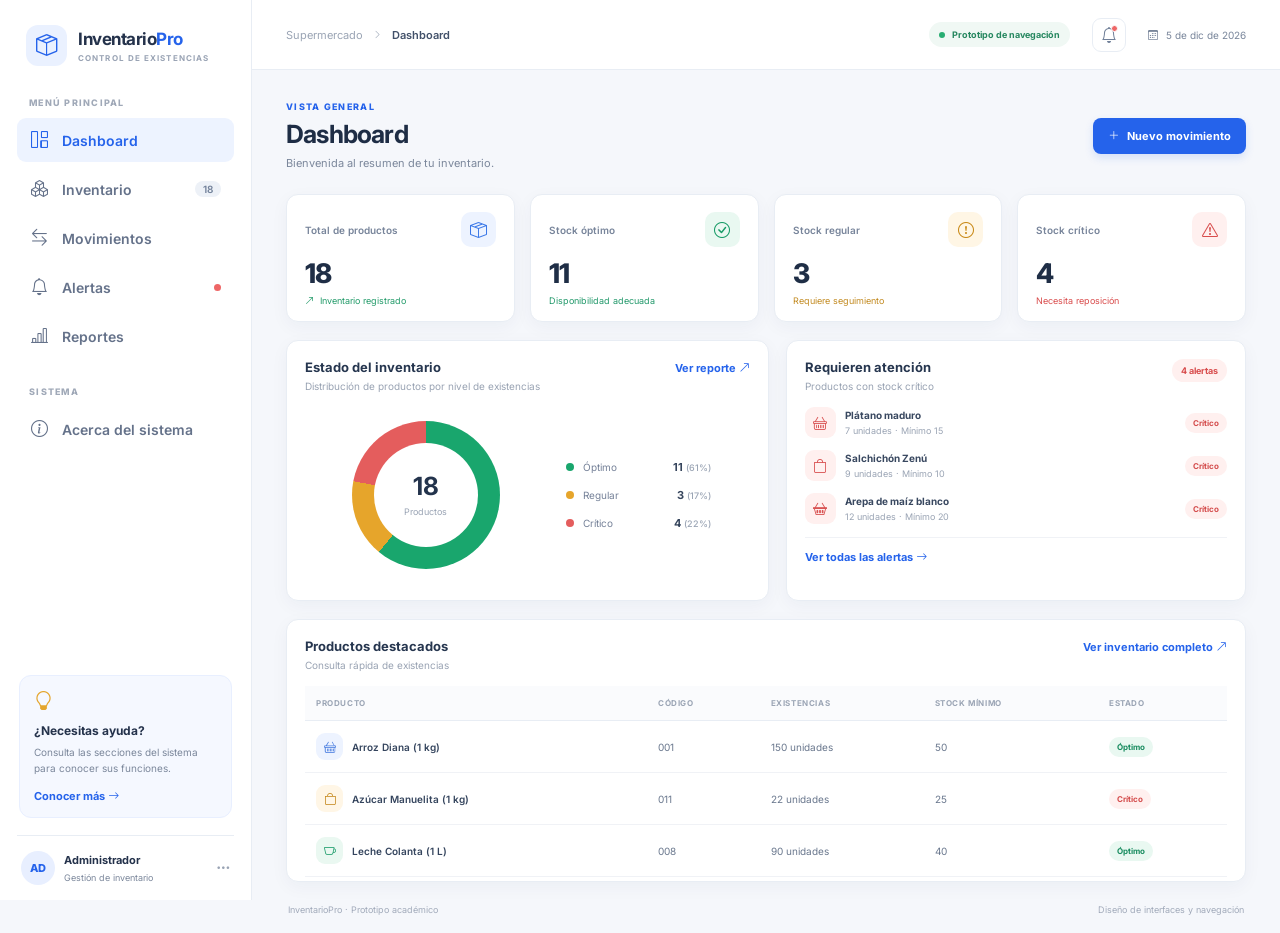
<file: prototipo/index.html>
<!DOCTYPE html>
<html lang="es">
<head>
  <meta charset="UTF-8">
  <meta name="viewport" content="width=device-width, initial-scale=1.0">
  <meta name="description" content="Prototipo navegable del sistema de control de inventario para un supermercado.">
  <title>InventarioPro | Control de inventario</title>
  <link rel="preconnect" href="https://fonts.googleapis.com">
  <link rel="preconnect" href="https://fonts.gstatic.com" crossorigin>
  <link href="https://fonts.googleapis.com/css2?family=Inter:wght@400;500;600;700;800&display=swap" rel="stylesheet">
  <link href="https://cdn.jsdelivr.net/npm/bootstrap-icons@1.11.3/font/bootstrap-icons.min.css" rel="stylesheet">
  <link rel="stylesheet" href="css/estilos.css">
</head>
<body>
  <div class="app-shell">
    <aside class="sidebar" id="sidebar">
      <a class="brand" href="#" data-page="dashboard" aria-label="Ir al inicio">
        <span class="brand-mark"><i class="bi bi-box-seam"></i></span>
        <span><strong>Inventario<span class="brand-accent">Pro</span></strong><small>CONTROL DE EXISTENCIAS</small></span>
      </a>

      <div class="menu-label">MENÚ PRINCIPAL</div>
      <nav class="side-nav" aria-label="Navegación principal">
        <button class="nav-link active" data-page="dashboard"><i class="bi bi-grid-1x2"></i><span>Dashboard</span></button>
        <button class="nav-link" data-page="inventario"><i class="bi bi-boxes"></i><span>Inventario</span><span class="nav-count">18</span></button>
        <button class="nav-link" data-page="movimientos"><i class="bi bi-arrow-left-right"></i><span>Movimientos</span></button>
        <button class="nav-link" data-page="alertas"><i class="bi bi-bell"></i><span>Alertas</span><span class="nav-dot"></span></button>
        <button class="nav-link" data-page="reportes"><i class="bi bi-bar-chart-line"></i><span>Reportes</span></button>
      </nav>

      <div class="menu-label secondary-label">SISTEMA</div>
      <nav class="side-nav">
        <button class="nav-link" data-page="acerca"><i class="bi bi-info-circle"></i><span>Acerca del sistema</span></button>
      </nav>

      <div class="sidebar-bottom">
        <div class="help-card">
          <div class="help-icon"><i class="bi bi-lightbulb"></i></div>
          <strong>¿Necesitas ayuda?</strong>
          <p>Consulta las secciones del sistema para conocer sus funciones.</p>
          <button class="help-button" data-page="acerca">Conocer más <i class="bi bi-arrow-right"></i></button>
        </div>
        <div class="user-profile">
          <div class="avatar">AD</div>
          <div class="user-info"><strong>Administrador</strong><small>Gestión de inventario</small></div>
          <i class="bi bi-three-dots"></i>
        </div>
      </div>
    </aside>

    <main class="main-area">
      <header class="topbar">
        <div class="topbar-left">
          <button class="icon-button mobile-menu" id="mobileMenu" aria-label="Abrir menú"><i class="bi bi-list"></i></button>
          <div class="breadcrumb"><span>Supermercado</span><i class="bi bi-chevron-right"></i><strong id="breadcrumbCurrent">Dashboard</strong></div>
        </div>
        <div class="topbar-actions">
          <span class="prototype-pill"><span></span> Prototipo de navegación</span>
          <button class="icon-button notification-button" data-page="alertas" aria-label="Ver alertas"><i class="bi bi-bell"></i><span></span></button>
          <div class="topbar-date"><i class="bi bi-calendar3"></i><span id="todayDate">Hoy</span></div>
        </div>
      </header>

      <div class="content-wrap">
        <!-- DASHBOARD -->
        <section class="page-section active" id="page-dashboard">
          <div class="page-heading">
            <div><p class="eyebrow">VISTA GENERAL</p><h1>Dashboard</h1><p class="page-subtitle">Bienvenida al resumen de tu inventario.</p></div>
            <button class="btn btn-primary" data-page="movimientos"><i class="bi bi-plus-lg"></i> Nuevo movimiento</button>
          </div>

          <div class="stats-grid">
            <article class="stat-card clickable-stat" data-stock-filter="todos" role="button" tabindex="0" aria-label="Ver todos los productos"><div class="stat-top"><span>Total de productos</span><span class="stat-icon blue"><i class="bi bi-box-seam"></i></span></div><div class="stat-value">18</div><div class="stat-foot"><span class="trend positive"><i class="bi bi-arrow-up-right"></i> Inventario registrado</span></div></article>
            <article class="stat-card clickable-stat" data-stock-filter="optimo" role="button" tabindex="0" aria-label="Ver productos con stock óptimo"><div class="stat-top"><span>Stock óptimo</span><span class="stat-icon green"><i class="bi bi-check-circle"></i></span></div><div class="stat-value">11</div><div class="stat-foot"><span class="status-text green-text">Disponibilidad adecuada</span></div></article>
            <article class="stat-card clickable-stat" data-stock-filter="regular" role="button" tabindex="0" aria-label="Ver productos con stock regular"><div class="stat-top"><span>Stock regular</span><span class="stat-icon amber"><i class="bi bi-exclamation-circle"></i></span></div><div class="stat-value">3</div><div class="stat-foot"><span class="status-text amber-text">Requiere seguimiento</span></div></article>
            <article class="stat-card clickable-stat" data-stock-filter="critico" role="button" tabindex="0" aria-label="Ver productos con stock crítico"><div class="stat-top"><span>Stock crítico</span><span class="stat-icon red"><i class="bi bi-exclamation-triangle"></i></span></div><div class="stat-value">4</div><div class="stat-foot"><span class="status-text red-text">Necesita reposición</span></div></article>
          </div>

          <div class="dashboard-grid">
            <article class="panel chart-panel">
              <div class="panel-heading"><div><h2>Estado del inventario</h2><p>Distribución de productos por nivel de existencias</p></div><button class="text-button" data-page="reportes">Ver reporte <i class="bi bi-arrow-up-right"></i></button></div>
              <div class="inventory-chart">
                <div class="donut-wrap"><div class="donut"><div class="donut-center"><strong>18</strong><span>Productos</span></div></div></div>
                <div class="chart-legend">
                  <div><span class="legend-dot green-bg"></span><span>Óptimo</span><strong>11 <small>(61%)</small></strong></div>
                  <div><span class="legend-dot amber-bg"></span><span>Regular</span><strong>3 <small>(17%)</small></strong></div>
                  <div><span class="legend-dot red-bg"></span><span>Crítico</span><strong>4 <small>(22%)</small></strong></div>
                </div>
              </div>
            </article>
            <article class="panel attention-panel">
              <div class="panel-heading"><div><h2>Requieren atención</h2><p>Productos con stock crítico</p></div><span class="mini-counter">4 alertas</span></div>
              <div class="attention-list">
                <div class="attention-item"><span class="product-avatar red-soft"><i class="bi bi-basket"></i></span><div><strong>Plátano maduro</strong><small>7 unidades · Mínimo 15</small></div><span class="badge badge-critical">Crítico</span></div>
                <div class="attention-item"><span class="product-avatar red-soft"><i class="bi bi-bag"></i></span><div><strong>Salchichón Zenú</strong><small>9 unidades · Mínimo 10</small></div><span class="badge badge-critical">Crítico</span></div>
                <div class="attention-item"><span class="product-avatar red-soft"><i class="bi bi-basket2"></i></span><div><strong>Arepa de maíz blanco</strong><small>12 unidades · Mínimo 20</small></div><span class="badge badge-critical">Crítico</span></div>
              </div>
              <button class="panel-footer-link" data-page="alertas">Ver todas las alertas <i class="bi bi-arrow-right"></i></button>
            </article>
          </div>

          <article class="panel recent-panel">
            <div class="panel-heading"><div><h2>Productos destacados</h2><p>Consulta rápida de existencias</p></div><button class="text-button" data-page="inventario">Ver inventario completo <i class="bi bi-arrow-up-right"></i></button></div>
            <div class="table-scroll"><table><thead><tr><th>PRODUCTO</th><th>CÓDIGO</th><th>EXISTENCIAS</th><th>STOCK MÍNIMO</th><th>ESTADO</th></tr></thead><tbody>
              <tr><td><span class="table-product"><span class="product-avatar blue-soft"><i class="bi bi-basket"></i></span>Arroz Diana (1 kg)</span></td><td>001</td><td>150 unidades</td><td>50</td><td><span class="badge badge-optimal">Óptimo</span></td></tr>
              <tr><td><span class="table-product"><span class="product-avatar amber-soft"><i class="bi bi-bag"></i></span>Azúcar Manuelita (1 kg)</span></td><td>011</td><td>22 unidades</td><td>25</td><td><span class="badge badge-critical">Crítico</span></td></tr>
              <tr><td><span class="table-product"><span class="product-avatar green-soft"><i class="bi bi-cup"></i></span>Leche Colanta (1 L)</span></td><td>008</td><td>90 unidades</td><td>40</td><td><span class="badge badge-optimal">Óptimo</span></td></tr>
              <tr id="noProductsRow" hidden><td colspan="6" class="empty-state">No se encontraron productos con esos criterios. Cambia la búsqueda o el filtro.</td></tr>
            </tbody></table></div>
          </article>
        </section>

        <!-- INVENTARIO -->
        <section class="page-section" id="page-inventario">
          <div class="page-heading"><div><p class="eyebrow">GESTIÓN DE EXISTENCIAS</p><h1>Inventario</h1><p class="page-subtitle">Consulta los productos registrados y sus niveles de stock.</p></div><button class="btn btn-primary" data-page="movimientos"><i class="bi bi-plus-lg"></i> Registrar movimiento</button></div>
          <div class="toolbar panel"><div class="search-box"><i class="bi bi-search"></i><input id="productSearch" type="search" placeholder="Buscar producto o código..."></div><div class="filter-select"><i class="bi bi-funnel"></i><select id="statusFilter"><option value="todos">Todos los estados</option><option value="optimo">Óptimo</option><option value="regular">Regular</option><option value="critico">Crítico</option></select></div></div>
          <article class="panel">
            <div class="panel-heading"><div><h2>Listado de productos</h2><p>18 productos registrados en el sistema</p></div><span class="table-note">Datos de demostración</span></div>
            <div class="table-scroll"><table id="inventoryTable"><thead><tr><th>PRODUCTO</th><th>CÓDIGO</th><th>EXISTENCIAS</th><th>STOCK MÍNIMO</th><th>ESTADO</th><th>ACCIÓN</th></tr></thead><tbody>
              <tr data-name="arroz diana" data-code="001" data-status="optimo"><td><span class="table-product"><span class="product-avatar blue-soft"><i class="bi bi-basket"></i></span>Arroz Diana (1 kg)</span></td><td>001</td><td>150</td><td>50</td><td><span class="badge badge-optimal">Óptimo</span></td><td><button class="row-action" data-demo="Detalle del producto Arroz Diana">Ver detalle</button></td></tr>
              <tr data-name="frijol cargamanto" data-code="002" data-status="regular"><td><span class="table-product"><span class="product-avatar amber-soft"><i class="bi bi-bag"></i></span>Fríjol cargamanto (500 g)</span></td><td>002</td><td>40</td><td>25</td><td><span class="badge badge-regular">Regular</span></td><td><button class="row-action" data-demo="Detalle del producto Fríjol cargamanto">Ver detalle</button></td></tr>
              <tr data-name="panela redonda" data-code="003" data-status="regular"><td><span class="table-product"><span class="product-avatar amber-soft"><i class="bi bi-box"></i></span>Panela redonda (500 g)</span></td><td>003</td><td>28</td><td>20</td><td><span class="badge badge-regular">Regular</span></td><td><button class="row-action" data-demo="Detalle del producto Panela redonda">Ver detalle</button></td></tr>
              <tr data-name="maiz trillado" data-code="004" data-status="regular"><td><span class="table-product"><span class="product-avatar amber-soft"><i class="bi bi-basket2"></i></span>Maíz trillado (500 g)</span></td><td>004</td><td>18</td><td>15</td><td><span class="badge badge-regular">Regular</span></td><td><button class="row-action" data-demo="Detalle del producto Maíz trillado">Ver detalle</button></td></tr>
              <tr data-name="arepa maiz blanco" data-code="005" data-status="critico"><td><span class="table-product"><span class="product-avatar red-soft"><i class="bi bi-circle"></i></span>Arepa de maíz blanco (x5)</span></td><td>005</td><td>12</td><td>20</td><td><span class="badge badge-critical">Crítico</span></td><td><button class="row-action" data-demo="Detalle del producto Arepa de maíz blanco">Ver detalle</button></td></tr>
              <tr data-name="chocolate corona" data-code="006" data-status="optimo"><td><span class="table-product"><span class="product-avatar blue-soft"><i class="bi bi-cup-hot"></i></span>Chocolate Corona (500 g)</span></td><td>006</td><td>60</td><td>20</td><td><span class="badge badge-optimal">Óptimo</span></td><td><button class="row-action" data-demo="Detalle del producto Chocolate Corona">Ver detalle</button></td></tr>
              <tr data-name="cafe sello rojo" data-code="007" data-status="optimo"><td><span class="table-product"><span class="product-avatar blue-soft"><i class="bi bi-cup"></i></span>Café Sello Rojo (250 g)</span></td><td>007</td><td>35</td><td>20</td><td><span class="badge badge-optimal">Óptimo</span></td><td><button class="row-action" data-demo="Detalle del producto Café Sello Rojo">Ver detalle</button></td></tr>
              <tr data-name="leche colanta" data-code="008" data-status="optimo"><td><span class="table-product"><span class="product-avatar green-soft"><i class="bi bi-cup-straw"></i></span>Leche Colanta (1 L)</span></td><td>008</td><td>90</td><td>40</td><td><span class="badge badge-optimal">Óptimo</span></td><td><button class="row-action" data-demo="Detalle del producto Leche Colanta">Ver detalle</button></td></tr>
              <tr data-name="huevos aa" data-code="009" data-status="optimo"><td><span class="table-product"><span class="product-avatar green-soft"><i class="bi bi-egg"></i></span>Huevos AA (cubeta x30)</span></td><td>009</td><td>14</td><td>10</td><td><span class="badge badge-optimal">Óptimo</span></td><td><button class="row-action" data-demo="Detalle del producto Huevos AA">Ver detalle</button></td></tr>
              <tr data-name="aceite girasol" data-code="010" data-status="optimo"><td><span class="table-product"><span class="product-avatar blue-soft"><i class="bi bi-droplet"></i></span>Aceite Girasol (1 L)</span></td><td>010</td><td>85</td><td>30</td><td><span class="badge badge-optimal">Óptimo</span></td><td><button class="row-action" data-demo="Detalle del producto Aceite Girasol">Ver detalle</button></td></tr>
              <tr data-name="azucar manuelita" data-code="011" data-status="critico"><td><span class="table-product"><span class="product-avatar red-soft"><i class="bi bi-box-seam"></i></span>Azúcar Manuelita (1 kg)</span></td><td>011</td><td>22</td><td>25</td><td><span class="badge badge-critical">Crítico</span></td><td><button class="row-action" data-demo="Detalle del producto Azúcar Manuelita">Ver detalle</button></td></tr>
              <tr data-name="pan tajado" data-code="012" data-status="optimo"><td><span class="table-product"><span class="product-avatar green-soft"><i class="bi bi-basket"></i></span>Pan tajado (500 g)</span></td><td>012</td><td>16</td><td>12</td><td><span class="badge badge-optimal">Óptimo</span></td><td><button class="row-action" data-demo="Detalle del producto Pan tajado">Ver detalle</button></td></tr>
              <tr data-name="salchichon zenu" data-code="013" data-status="critico"><td><span class="table-product"><span class="product-avatar red-soft"><i class="bi bi-box"></i></span>Salchichón Zenú (500 g)</span></td><td>013</td><td>9</td><td>10</td><td><span class="badge badge-critical">Crítico</span></td><td><button class="row-action" data-demo="Detalle del producto Salchichón Zenú">Ver detalle</button></td></tr>
              <tr data-name="atun van camps" data-code="014" data-status="optimo"><td><span class="table-product"><span class="product-avatar blue-soft"><i class="bi bi-box"></i></span>Atún Van Camp's (160 g)</span></td><td>014</td><td>70</td><td>30</td><td><span class="badge badge-optimal">Óptimo</span></td><td><button class="row-action" data-demo="Detalle del producto Atún">Ver detalle</button></td></tr>
              <tr data-name="gaseosa postobon" data-code="015" data-status="optimo"><td><span class="table-product"><span class="product-avatar blue-soft"><i class="bi bi-cup-straw"></i></span>Gaseosa Postobón (1.5 L)</span></td><td>015</td><td>48</td><td>24</td><td><span class="badge badge-optimal">Óptimo</span></td><td><button class="row-action" data-demo="Detalle del producto Gaseosa Postobón">Ver detalle</button></td></tr>
              <tr data-name="agua cristal" data-code="016" data-status="optimo"><td><span class="table-product"><span class="product-avatar blue-soft"><i class="bi bi-droplet-half"></i></span>Agua Cristal (600 ml)</span></td><td>016</td><td>120</td><td>50</td><td><span class="badge badge-optimal">Óptimo</span></td><td><button class="row-action" data-demo="Detalle del producto Agua Cristal">Ver detalle</button></td></tr>
              <tr data-name="platano maduro" data-code="017" data-status="critico"><td><span class="table-product"><span class="product-avatar red-soft"><i class="bi bi-basket"></i></span>Plátano maduro (kg)</span></td><td>017</td><td>7</td><td>15</td><td><span class="badge badge-critical">Crítico</span></td><td><button class="row-action" data-demo="Detalle del producto Plátano maduro">Ver detalle</button></td></tr>
              <tr data-name="papa criolla" data-code="018" data-status="optimo"><td><span class="table-product"><span class="product-avatar green-soft"><i class="bi bi-basket2"></i></span>Papa criolla (kg)</span></td><td>018</td><td>55</td><td>20</td><td><span class="badge badge-optimal">Óptimo</span></td><td><button class="row-action" data-demo="Detalle del producto Papa criolla">Ver detalle</button></td></tr>
            </tbody></table></div>
          </article>
        </section>

        <!-- MOVIMIENTOS -->
        <section class="page-section" id="page-movimientos">
          <div class="page-heading"><div><p class="eyebrow">OPERACIONES</p><h1>Movimientos</h1><p class="page-subtitle">Vista de diseño para registrar entradas y salidas de productos.</p></div></div>
          <div class="movement-layout">
            <article class="panel movement-form-panel"><div class="panel-heading"><div><h2>Registrar movimiento</h2><p>Completa los campos de ejemplo para visualizar el formulario.</p></div><span class="stat-icon blue"><i class="bi bi-arrow-left-right"></i></span></div>
              <form id="movementForm">
                <label for="movementProduct">Producto</label><select id="movementProduct"><option>Arroz Diana (1 kg)</option><option>Fríjol cargamanto (500 g)</option><option>Arepa de maíz blanco (x5)</option><option>Leche Colanta (1 L)</option><option>Plátano maduro (kg)</option></select>
                <label>Tipo de movimiento</label><div class="movement-types"><label class="movement-choice selected"><input type="radio" name="movementType" value="Entrada" checked><i class="bi bi-box-arrow-in-down"></i><span><strong>Entrada</strong><small>Ingreso de productos</small></span></label><label class="movement-choice"><input type="radio" name="movementType" value="Salida"><i class="bi bi-box-arrow-up"></i><span><strong>Salida</strong><small>Retiro de productos</small></span></label></div>
                <label for="movementQuantity">Cantidad</label><input id="movementQuantity" type="number" min="1" placeholder="Ej. 25">
                <label for="movementNote">Observaciones <span class="optional">(opcional)</span></label><textarea id="movementNote" rows="3" placeholder="Escribe una observación..."></textarea>
                <button class="btn btn-primary full-width" type="submit"><i class="bi bi-check2-circle"></i> Vista previa del movimiento</button>
                <p class="prototype-note"><i class="bi bi-info-circle"></i> Prototipo académico: el formulario no modifica el inventario real.</p>
              </form>
            </article>
            <article class="panel movement-info"><div class="info-illustration"><i class="bi bi-arrow-left-right"></i></div><h2>Control de movimientos</h2><p>Esta pantalla representa el proceso de registro de entradas y salidas de productos del supermercado.</p><div class="info-row"><span class="info-bullet green-bg"></span><div><strong>Entrada de productos</strong><small>Representa el ingreso de mercancía al inventario.</small></div></div><div class="info-row"><span class="info-bullet blue-bg"></span><div><strong>Salida de productos</strong><small>Representa el retiro de unidades disponibles.</small></div></div><div class="info-row"><span class="info-bullet amber-bg"></span><div><strong>Validación visual</strong><small>Permite revisar los datos antes de confirmar.</small></div></div></article>
          </div>
        </section>

        <!-- ALERTAS -->
        <section class="page-section" id="page-alertas">
          <div class="page-heading"><div><p class="eyebrow">SEGUIMIENTO DE EXISTENCIAS</p><h1>Alertas de inventario</h1><p class="page-subtitle">Identifica los productos que requieren seguimiento o reposición.</p></div><span class="mini-counter large-counter"><i class="bi bi-bell"></i> 4 productos críticos</span></div>
          <div class="alert-summary"><div class="alert-summary-card critical-summary clickable-stat" data-stock-filter="critico" role="button" tabindex="0" aria-label="Ver productos con stock crítico"><span class="stat-icon red"><i class="bi bi-exclamation-triangle"></i></span><div><strong>4</strong><small>Stock crítico</small></div></div><div class="alert-summary-card regular-summary clickable-stat" data-stock-filter="regular" role="button" tabindex="0" aria-label="Ver productos con stock regular"><span class="stat-icon amber"><i class="bi bi-exclamation-circle"></i></span><div><strong>3</strong><small>Stock regular</small></div></div><div class="alert-summary-card optimal-summary clickable-stat" data-stock-filter="optimo" role="button" tabindex="0" aria-label="Ver productos con stock óptimo"><span class="stat-icon green"><i class="bi bi-check-circle"></i></span><div><strong>11</strong><small>Stock óptimo</small></div></div></div>
          <article class="panel"><div class="panel-heading"><div><h2>Productos que requieren atención</h2><p>Clasificación de acuerdo con el stock mínimo registrado</p></div></div>
            <div class="alert-row"><span class="product-avatar red-soft"><i class="bi bi-basket"></i></span><div class="alert-product"><strong>Plátano maduro (kg)</strong><small>Código 017 · Existencias: 7 · Mínimo: 15</small></div><span class="badge badge-critical">Crítico</span><button class="row-action" data-demo="Ficha de Plátano maduro" data-product-code="017">Ver</button></div>
            <div class="alert-row"><span class="product-avatar red-soft"><i class="bi bi-box"></i></span><div class="alert-product"><strong>Salchichón Zenú (500 g)</strong><small>Código 013 · Existencias: 9 · Mínimo: 10</small></div><span class="badge badge-critical">Crítico</span><button class="row-action" data-demo="Ficha de Salchichón Zenú" data-product-code="013">Ver</button></div>
            <div class="alert-row"><span class="product-avatar red-soft"><i class="bi bi-circle"></i></span><div class="alert-product"><strong>Arepa de maíz blanco (x5)</strong><small>Código 005 · Existencias: 12 · Mínimo: 20</small></div><span class="badge badge-critical">Crítico</span><button class="row-action" data-demo="Ficha de Arepa de maíz blanco" data-product-code="005">Ver</button></div>
            <div class="alert-row"><span class="product-avatar red-soft"><i class="bi bi-box-seam"></i></span><div class="alert-product"><strong>Azúcar Manuelita (1 kg)</strong><small>Código 011 · Existencias: 22 · Mínimo: 25</small></div><span class="badge badge-critical">Crítico</span><button class="row-action" data-demo="Ficha de Azúcar Manuelita" data-product-code="011">Ver</button></div>
          </article>
        </section>

        <!-- REPORTES -->
        <section class="page-section" id="page-reportes">
          <div class="page-heading"><div><p class="eyebrow">ANÁLISIS DEL INVENTARIO</p><h1>Reportes</h1><p class="page-subtitle">Visualización gráfica del estado general de las existencias.</p></div><button class="btn btn-outline" id="printReport"><i class="bi bi-printer"></i> Imprimir vista</button></div>
          <div class="stats-grid report-stats"><article class="stat-card"><div class="stat-top"><span>Productos registrados</span><span class="stat-icon blue"><i class="bi bi-box-seam"></i></span></div><div class="stat-value">18</div><div class="stat-foot">Total de referencias</div></article><article class="stat-card"><div class="stat-top"><span>Productos óptimos</span><span class="stat-icon green"><i class="bi bi-check-circle"></i></span></div><div class="stat-value">11</div><div class="stat-foot">61% del inventario</div></article><article class="stat-card"><div class="stat-top"><span>Productos por revisar</span><span class="stat-icon red"><i class="bi bi-exclamation-triangle"></i></span></div><div class="stat-value">7</div><div class="stat-foot">Regular y crítico</div></article></div>
          <div class="reports-grid"><article class="panel"><div class="panel-heading"><div><h2>Distribución por estado</h2><p>Cantidad de productos en cada categoría</p></div></div><div class="bar-chart"><div class="bar-item"><div class="bar-value">11</div><div class="bar green-bar" style="height:150px"></div><span>Óptimo</span></div><div class="bar-item"><div class="bar-value">3</div><div class="bar amber-bar" style="height:52px"></div><span>Regular</span></div><div class="bar-item"><div class="bar-value">4</div><div class="bar red-bar" style="height:72px"></div><span>Crítico</span></div></div></article><article class="panel"><div class="panel-heading"><div><h2>Indicadores de control</h2><p>Resumen de niveles de inventario</p></div></div><div class="progress-metric"><div><span>Stock óptimo</span><strong>61%</strong></div><div class="progress-track"><span class="progress-green" style="width:61%"></span></div></div><div class="progress-metric"><div><span>Stock regular</span><strong>17%</strong></div><div class="progress-track"><span class="progress-amber" style="width:17%"></span></div></div><div class="progress-metric"><div><span>Stock crítico</span><strong>22%</strong></div><div class="progress-track"><span class="progress-red" style="width:22%"></span></div></div><div class="report-insight"><i class="bi bi-lightbulb"></i><span>Se recomienda revisar los productos clasificados en estado crítico.</span></div></article></div>
        </section>

        <!-- ACERCA -->
        <section class="page-section" id="page-acerca">
          <div class="page-heading"><div><p class="eyebrow">INFORMACIÓN GENERAL</p><h1>Acerca del sistema</h1><p class="page-subtitle">Conoce el propósito y los componentes del proyecto.</p></div></div>
          <article class="about-hero panel"><div class="about-symbol"><i class="bi bi-box-seam"></i></div><div><span class="prototype-pill"><span></span> Proyecto académico</span><h2>Sistema de control de inventario</h2><p>Propuesta de aplicación web para apoyar el seguimiento de productos y existencias de un supermercado.</p></div></article>
          <div class="about-grid"><article class="panel"><span class="stat-icon blue"><i class="bi bi-bullseye"></i></span><h2>Objetivo</h2><p>Facilitar la consulta y el control de las cantidades disponibles, identificando productos que necesitan reposición.</p></article><article class="panel"><span class="stat-icon green"><i class="bi bi-code-slash"></i></span><h2>Tecnologías del proyecto</h2><p>Python, Flask, HTML, CSS y JavaScript. El proyecto original incorpora el patrón de diseño Observer.</p></article><article class="panel"><span class="stat-icon violet"><i class="bi bi-diagram-3"></i></span><h2>Patrón Observer</h2><p>Permite notificar a observadores cuando cambia el inventario para clasificar el nivel de existencias y generar alertas.</p></article></div>
        </section>

        <footer class="page-footer"><span>InventarioPro · Prototipo académico</span><span>Diseño de interfaces y navegación</span></footer>
      </div>
    </main>
  </div>

  <div class="toast-message" id="toastMessage" role="status" aria-live="polite"><i class="bi bi-info-circle"></i><span>Vista de demostración</span></div>
  <div class="modal-backdrop" id="demoModal" aria-hidden="true"><div class="demo-modal" role="dialog" aria-modal="true" aria-labelledby="modalTitle"><button class="modal-close" id="closeModal" aria-label="Cerrar"><i class="bi bi-x-lg"></i></button><span class="modal-symbol"><i class="bi bi-window"></i></span><h2 id="modalTitle">Vista de demostración</h2><p id="modalText">Esta acción forma parte de la navegación del prototipo.</p><button class="btn btn-primary" id="modalOk">Entendido</button></div></div>

  <script src="js/navegacion.js"></script>
</body>
</html>
</file>
<file: prototipo/css/estilos.css>
/* InventarioPro - estilos del prototipo navegable */
:root {
  --primary: #2563eb; --primary-dark: #1d4ed8; --navy: #172b4d;
  --text: #24324b; --muted: #7b879b; --line: #e8edf4; --surface: #ffffff;
  --background: #f5f7fb; --green: #16a36a; --amber: #d99116; --red: #dc4c4c;
  --shadow: 0 5px 18px rgba(30, 55, 90, .045);
}
* { box-sizing: border-box; }
body { margin: 0; background: var(--background); color: var(--text); font-family: Inter, Arial, sans-serif; font-size: 14px; }
button, input, select, textarea { font: inherit; }
button { cursor: pointer; }
.app-shell { min-height: 100vh; }
.sidebar { position: fixed; inset: 0 auto 0 0; width: 252px; background: #fff; border-right: 1px solid var(--line); padding: 25px 17px 15px; display: flex; flex-direction: column; z-index: 20; }
.brand { display: flex; align-items: center; gap: 11px; padding: 0 9px 31px; color: var(--text); text-decoration: none; }
.brand-mark { width: 41px; height: 41px; border-radius: 12px; background: #eaf1ff; color: var(--primary); display: grid; place-items: center; font-size: 22px; }
.brand strong { display: block; font-size: 17px; letter-spacing: -.5px; }.brand-accent { color: var(--primary); }
.brand small { display: block; color: #99a3b4; font-size: 8px; letter-spacing: 1.1px; margin-top: 4px; font-weight: 700; }
.menu-label { color: #a0a9b8; font-size: 9px; letter-spacing: 1.25px; font-weight: 800; padding: 0 12px 10px; }
.secondary-label { margin-top: 28px; }
.side-nav { display: grid; gap: 5px; }
.nav-link { border: 0; background: transparent; color: #65728a; display: flex; align-items: center; gap: 13px; width: 100%; padding: 12px 13px; border-radius: 9px; text-align: left; font-weight: 600; transition: .2s; }
.nav-link i { font-size: 17px; width: 19px; text-align: center; }
.nav-link:hover { background: #f4f7fd; color: var(--primary); }
.nav-link.active { color: var(--primary); background: #edf3ff; }
.nav-count { margin-left: auto; background: #edf1f7; border-radius: 20px; padding: 2px 8px; font-size: 10px; color: #718099; }
.nav-dot, .notification-button span { width: 7px; height: 7px; border-radius: 50%; background: #ee6666; margin-left: auto; }
.sidebar-bottom { margin-top: auto; }
.help-card { background: #f5f8ff; border: 1px solid #e8efff; border-radius: 12px; padding: 14px; margin: 12px 2px 17px; }
.help-icon { color: #e4a52c; font-size: 19px; margin-bottom: 8px; }.help-card strong { font-size: 12px; }.help-card p { color: var(--muted); font-size: 10px; line-height: 1.6; margin: 6px 0 10px; }
.help-button, .text-button, .panel-footer-link { border: 0; background: transparent; color: var(--primary); padding: 0; font-size: 11px; font-weight: 700; }
.user-profile { border-top: 1px solid var(--line); padding: 15px 4px 0; display: flex; align-items: center; gap: 9px; }
.avatar { width: 34px; height: 34px; border-radius: 50%; display: grid; place-items: center; background: #e8efff; color: var(--primary); font-weight: 800; font-size: 11px; }
.user-info { flex: 1; }.user-info strong { display: block; font-size: 11px; }.user-info small { color: var(--muted); font-size: 9px; }.user-profile > i { color: #99a3b4; }
.main-area { margin-left: 252px; min-height: 100vh; }
.topbar { height: 70px; background: rgba(255,255,255,.92); border-bottom: 1px solid var(--line); display: flex; justify-content: space-between; align-items: center; padding: 0 34px; position: sticky; top: 0; z-index: 10; backdrop-filter: blur(10px); }
.topbar-left, .topbar-actions, .breadcrumb { display: flex; align-items: center; }.breadcrumb { gap: 10px; color: #9aa4b4; font-size: 11px; }.breadcrumb i { font-size: 9px; }.breadcrumb strong { color: #42516a; font-weight: 600; }
.topbar-actions { gap: 22px; }.prototype-pill { display: inline-flex; align-items: center; gap: 7px; background: #f0f8f4; color: #24865e; padding: 7px 10px; border-radius: 30px; font-size: 9px; font-weight: 700; }.prototype-pill > span { width: 6px; height: 6px; border-radius: 50%; background: #28ad72; }
.icon-button { width: 34px; height: 34px; border: 1px solid var(--line); background: white; color: #718099; border-radius: 9px; display: inline-grid; place-items: center; font-size: 16px; position: relative; }.notification-button span { position: absolute; right: 7px; top: 6px; border: 1px solid white; margin: 0; }.topbar-date { color: #78859a; font-size: 10px; display: flex; gap: 8px; align-items: center; }.mobile-menu { display: none; }
.content-wrap { max-width: 1600px; padding: 31px 34px 18px; margin: 0 auto; }
.page-section { display: none; animation: appear .22s ease; }.page-section.active { display: block; }
@keyframes appear { from { opacity: .45; transform: translateY(4px); } to { opacity: 1; transform: none; } }
.page-heading { display: flex; align-items: center; justify-content: space-between; gap: 15px; margin-bottom: 24px; }.eyebrow { color: var(--primary); font-size: 9px; font-weight: 800; letter-spacing: 1.3px; margin: 0 0 7px; }.page-heading h1 { font-size: 25px; letter-spacing: -.8px; margin: 0; color: #1e2d45; }.page-subtitle { color: var(--muted); font-size: 11px; margin: 7px 0 0; }
.btn { border: 1px solid transparent; padding: 10px 14px; border-radius: 8px; font-size: 11px; font-weight: 700; display: inline-flex; align-items: center; gap: 8px; }.btn-primary { background: var(--primary); color: white; box-shadow: 0 4px 9px rgba(37,99,235,.15); }.btn-primary:hover { background: var(--primary-dark); }.btn-outline { border-color: #dce4f0; color: #53627a; background: #fff; }
.stats-grid { display: grid; grid-template-columns: repeat(4,1fr); gap: 15px; margin-bottom: 18px; }.stat-card, .panel { background: var(--surface); border: 1px solid var(--line); border-radius: 12px; box-shadow: var(--shadow); }.stat-card { padding: 17px 18px 15px; }.stat-top { display: flex; justify-content: space-between; align-items: center; color: #77849a; font-size: 10px; font-weight: 600; }.stat-icon { width: 35px; height: 35px; border-radius: 10px; display: inline-grid; place-items: center; font-size: 16px; flex-shrink: 0; }.blue { color: #3977e8; background: #edf3ff; }.green { color: #169b66; background: #e9f8f1; }.amber { color: #c98917; background: #fff6e5; }.red { color: #d84d4d; background: #fff0ef; }.violet { color: #8760d6; background: #f3efff; }
.stat-value { color: #1f2e46; font-size: 27px; font-weight: 800; letter-spacing: -1px; margin: 10px 0 5px; }.stat-foot { color: #99a3b3; font-size: 9px; }.trend { color: #239b6a; }.trend i { margin-right: 3px; }.green-text { color: #21986a; }.amber-text { color: #c28a20; }.red-text { color: #d94c4c; }
.dashboard-grid { display: grid; grid-template-columns: 1.05fr 1fr; gap: 17px; margin-bottom: 18px; }.panel { padding: 18px; }.panel-heading { display: flex; justify-content: space-between; align-items: flex-start; gap: 10px; margin-bottom: 15px; }.panel-heading h2, .movement-info h2, .about-grid h2 { font-size: 13px; margin: 0; color: #26364f; font-weight: 700; }.panel-heading p { font-size: 10px; color: #99a3b3; margin: 5px 0 0; }.text-button { white-space: nowrap; margin-top: 2px; }.inventory-chart { display: flex; align-items: center; justify-content: space-evenly; gap: 20px; min-height: 175px; }.donut-wrap { padding: 8px; }.donut { width: 148px; height: 148px; border-radius: 50%; background: conic-gradient(#19a66d 0 61%, #e6a52b 61% 78%, #e45d5d 78% 100%); display: grid; place-items: center; position: relative; }.donut:before { content: ""; position: absolute; width: 104px; height: 104px; border-radius: 50%; background: white; }.donut-center { position: relative; text-align: center; }.donut-center strong { display: block; font-size: 25px; color: #23334c; }.donut-center span { color: #9aa4b4; font-size: 9px; }.chart-legend { display: grid; gap: 14px; min-width: 145px; }.chart-legend > div { display: grid; grid-template-columns: 9px 1fr auto; align-items: center; gap: 8px; font-size: 10px; color: #758198; }.chart-legend strong { color: #35445c; font-size: 11px; }.chart-legend small { color: #9aa4b4; font-size: 9px; font-weight: 500; }.legend-dot { width: 8px; height: 8px; border-radius: 50%; }.green-bg { background: #19a66d; }.amber-bg { background: #e6a52b; }.red-bg { background: #e45d5d; }.blue-bg { background: #4d82e9; }
.mini-counter { background: #fff0ef; color: #d84d4d; border-radius: 20px; padding: 6px 9px; font-size: 9px; font-weight: 700; white-space: nowrap; }.attention-list { display: grid; gap: 12px; }.attention-item { display: flex; align-items: center; gap: 9px; }.attention-item > div { flex: 1; min-width: 0; }.attention-item strong, .alert-product strong { display: block; color: #394860; font-size: 10px; }.attention-item small, .alert-product small { display: block; color: #9aa4b4; font-size: 9px; margin-top: 4px; }.product-avatar { width: 31px; height: 31px; border-radius: 9px; display: inline-grid; place-items: center; flex-shrink: 0; font-size: 14px; }.red-soft { color: #d95353; background: #fff0ef; }.amber-soft { color: #c68b21; background: #fff6e6; }.green-soft { color: #1a9b69; background: #eaf8f1; }.blue-soft { color: #4a7ee0; background: #edf3ff; }.badge { display: inline-block; border-radius: 20px; padding: 5px 8px; font-size: 8px; font-weight: 700; white-space: nowrap; }.badge-optimal { background: #e9f8f1; color: #198c60; }.badge-regular { background: #fff6e5; color: #b77a10; }.badge-critical { background: #fff0ef; color: #d44c4c; }.panel-footer-link { border-top: 1px solid #f0f2f6; width: 100%; text-align: left; margin-top: 13px; padding-top: 12px; }
.recent-panel { padding-bottom: 4px; }.table-scroll { overflow-x: auto; }table { border-collapse: collapse; width: 100%; white-space: nowrap; }th { color: #9ba5b5; font-size: 8px; letter-spacing: .6px; font-weight: 700; text-align: left; padding: 12px 11px; background: #fafbfd; border-bottom: 1px solid var(--line); }td { padding: 12px 11px; color: #69778d; font-size: 10px; border-bottom: 1px solid #f0f2f6; }tbody tr:last-child td { border-bottom: 0; }.table-product { display: inline-flex; align-items: center; gap: 9px; color: #34445d; font-weight: 600; }.table-product .product-avatar { width: 27px; height: 27px; font-size: 12px; }.page-footer { display: flex; justify-content: space-between; color: #a1aaba; font-size: 9px; padding: 22px 2px 0; }
.toolbar { display: flex; gap: 12px; padding: 12px; margin-bottom: 16px; }.search-box, .filter-select { display: flex; align-items: center; gap: 9px; color: #9aa5b6; border: 1px solid #e8edf4; border-radius: 8px; padding: 0 11px; height: 37px; background: #fff; }.search-box { flex: 1; max-width: 420px; }.search-box input, .filter-select select { border: 0; outline: 0; background: transparent; color: #52617a; font-size: 10px; width: 100%; }.filter-select select { min-width: 135px; }.table-note { color: #9aa4b4; font-size: 9px; }
.row-action { border: 0; background: transparent; color: var(--primary); font-size: 9px; font-weight: 700; padding: 4px; }.row-action:hover { text-decoration: underline; }
.movement-layout { display: grid; grid-template-columns: 1.1fr .9fr; gap: 18px; align-items: start; }.movement-form-panel form { display: grid; gap: 9px; }.movement-form-panel label { font-size: 10px; color: #56647a; font-weight: 700; margin-top: 4px; }.movement-form-panel input:not([type=radio]), .movement-form-panel select, .movement-form-panel textarea { width: 100%; border: 1px solid #e2e8f0; border-radius: 8px; padding: 10px 11px; color: #47566e; background: white; outline: none; font-size: 10px; }.movement-form-panel input:focus, .movement-form-panel select:focus, .movement-form-panel textarea:focus { border-color: #8bb1ff; box-shadow: 0 0 0 3px #edf3ff; }.optional { color: #a5adba; font-weight: 400; }.movement-types { display: grid; grid-template-columns: 1fr 1fr; gap: 10px; }.movement-choice { border: 1px solid #e5eaf2; border-radius: 9px; padding: 11px; display: flex; align-items: center; gap: 9px; cursor: pointer; }.movement-choice.selected { border-color: #9bb9fa; background: #f5f8ff; }.movement-choice input { accent-color: var(--primary); }.movement-choice > i { font-size: 18px; color: var(--primary); }.movement-choice strong, .movement-choice small { display: block; }.movement-choice strong { color: #43516a; font-size: 10px; }.movement-choice small { color: #9aa4b4; font-size: 8px; margin-top: 3px; }.full-width { width: 100%; justify-content: center; margin-top: 8px; }.prototype-note { color: #98a3b4; font-size: 9px; text-align: center; margin: 4px 0 0; }.prototype-note i { color: #4d83e7; margin-right: 4px; }.movement-info { text-align: center; padding: 27px; }.info-illustration { width: 76px; height: 76px; border-radius: 22px; background: #edf3ff; color: var(--primary); display: grid; place-items: center; font-size: 31px; margin: 7px auto 17px; }.movement-info > p { color: #8b97a9; font-size: 10px; line-height: 1.7; max-width: 300px; margin: 8px auto 22px; }.info-row { display: flex; text-align: left; gap: 10px; padding: 12px 0; border-top: 1px solid #f0f2f6; }.info-bullet { width: 8px; height: 8px; border-radius: 50%; margin-top: 3px; flex-shrink: 0; }.info-row strong, .info-row small { display: block; }.info-row strong { font-size: 10px; color: #4a5870; }.info-row small { font-size: 9px; color: #9aa4b4; margin-top: 4px; }
.large-counter { padding: 9px 12px; }.large-counter i { margin-right: 5px; }.alert-summary { display: grid; grid-template-columns: repeat(3,1fr); gap: 14px; margin-bottom: 17px; }.alert-summary-card { background: white; border: 1px solid var(--line); border-radius: 11px; padding: 15px; display: flex; align-items: center; gap: 12px; }.alert-summary-card strong, .alert-summary-card small { display: block; }.alert-summary-card strong { color: #26364f; font-size: 20px; }.alert-summary-card small { color: #8c98aa; font-size: 9px; margin-top: 3px; }.alert-row { display: flex; align-items: center; gap: 12px; padding: 13px 0; border-top: 1px solid #f0f2f6; }.alert-product { flex: 1; }.alert-row .row-action { margin-left: 6px; }
.report-stats { grid-template-columns: repeat(3,1fr); }.reports-grid { display: grid; grid-template-columns: 1.1fr .9fr; gap: 17px; }.bar-chart { height: 220px; display: flex; align-items: end; justify-content: center; gap: 55px; padding: 15px 20px 0; border-bottom: 1px solid var(--line); }.bar-item { height: 100%; display: flex; flex-direction: column; justify-content: end; align-items: center; gap: 8px; color: #8793a6; font-size: 9px; }.bar-value { color: #34445d; font-weight: 800; }.bar { width: 48px; border-radius: 7px 7px 0 0; }.green-bar { background: #26ad78; }.amber-bar { background: #e7ad3d; }.red-bar { background: #e66b6b; }.progress-metric { margin: 19px 0; }.progress-metric > div:first-child { display: flex; justify-content: space-between; color: #748198; font-size: 10px; margin-bottom: 8px; }.progress-metric strong { color: #394860; }.progress-track { height: 7px; background: #f0f2f6; border-radius: 10px; overflow: hidden; }.progress-track span { display: block; height: 100%; border-radius: inherit; }.progress-green { background: #26ad78; }.progress-amber { background: #e7ad3d; }.progress-red { background: #e66b6b; }.report-insight { display: flex; gap: 9px; background: #f5f8ff; color: #667895; border-radius: 8px; padding: 11px; font-size: 9px; line-height: 1.5; }.report-insight i { color: #d49b2c; font-size: 15px; }
.about-hero { display: flex; align-items: center; gap: 22px; padding: 27px; margin-bottom: 17px; }.about-symbol { width: 82px; height: 82px; display: grid; place-items: center; border-radius: 20px; color: var(--primary); background: #edf3ff; font-size: 36px; flex-shrink: 0; }.about-hero h2 { margin: 13px 0 7px; font-size: 20px; color: #26364f; }.about-hero p { margin: 0; color: #8793a6; font-size: 11px; line-height: 1.6; }.about-grid { display: grid; grid-template-columns: repeat(3,1fr); gap: 15px; }.about-grid .panel { padding: 20px; }.about-grid h2 { margin: 15px 0 8px; }.about-grid p { color: #8995a7; font-size: 10px; line-height: 1.7; margin: 0; }
.toast-message { position: fixed; right: 25px; bottom: 25px; display: flex; gap: 9px; align-items: center; background: #23334c; color: white; border-radius: 9px; padding: 12px 16px; font-size: 11px; box-shadow: 0 8px 24px #1b2b4630; opacity: 0; transform: translateY(10px); pointer-events: none; transition: .25s; z-index: 50; }.toast-message.show { opacity: 1; transform: none; }.toast-message i { color: #8eb2ff; }
.modal-backdrop { position: fixed; inset: 0; z-index: 60; background: rgba(20,35,58,.42); display: none; place-items: center; padding: 20px; }.modal-backdrop.open { display: grid; }.demo-modal { position: relative; background: white; width: min(390px,100%); border-radius: 15px; padding: 30px; text-align: center; box-shadow: 0 20px 60px #172b4d35; }.modal-close { position: absolute; top: 13px; right: 13px; border: 0; background: transparent; color: #8b97a9; font-size: 17px; }.modal-symbol { display: grid; place-items: center; width: 54px; height: 54px; border-radius: 15px; margin: 0 auto 15px; color: var(--primary); background: #edf3ff; font-size: 23px; }.demo-modal h2 { font-size: 16px; margin: 0 0 9px; color: #27364e; }.demo-modal p { color: #8793a6; font-size: 11px; line-height: 1.6; margin: 0 0 20px; }
@media (max-width: 1100px) { .sidebar { width: 220px; }.main-area { margin-left: 220px; }.content-wrap { padding: 25px 23px; }.topbar { padding: 0 23px; }.stats-grid { gap: 10px; }.stat-card { padding: 14px; }.dashboard-grid, .reports-grid { grid-template-columns: 1fr; } }
@media (max-width: 760px) { .sidebar { transform: translateX(-100%); transition: transform .25s; box-shadow: 8px 0 25px #1b2b4610; }.sidebar.open { transform: translateX(0); }.main-area { margin-left: 0; }.mobile-menu { display: inline-grid; margin-right: 10px; }.topbar { height: 60px; padding: 0 15px; }.topbar-actions { gap: 10px; }.prototype-pill { display: none; }.topbar-date { display: none; }.content-wrap { padding: 22px 15px; }.stats-grid { grid-template-columns: repeat(2,1fr); }.page-heading { align-items: flex-start; }.page-heading h1 { font-size: 22px; }.page-heading > .btn { padding: 9px; font-size: 9px; }.dashboard-grid, .movement-layout, .reports-grid { grid-template-columns: 1fr; }.inventory-chart { justify-content: center; }.about-grid { grid-template-columns: 1fr; }.alert-summary { grid-template-columns: 1fr; }.toolbar { flex-direction: column; }.search-box { max-width: none; min-height: 38px; }.filter-select select { min-height: 35px; }.about-hero { align-items: flex-start; padding: 18px; }.about-symbol { width: 55px; height: 55px; font-size: 25px; }.about-hero h2 { font-size: 16px; }.page-footer { gap: 8px; flex-wrap: wrap; }.inventory-chart { flex-wrap: wrap; }.bar-chart { gap: 30px; } }
@media print { .sidebar, .topbar, .page-heading button, .page-footer { display: none !important; }.main-area { margin: 0; }.page-section { display: none !important; }#page-reportes { display: block !important; }.content-wrap { padding: 0; }.panel, .stat-card { box-shadow: none; } }


/* Interacciones añadidas para las tarjetas de resumen y filtros */
.clickable-stat {
  cursor: pointer;
  transition: transform .18s ease, box-shadow .18s ease, border-color .18s ease;
}
.clickable-stat:hover {
  transform: translateY(-2px);
  border-color: #c9d9fb;
  box-shadow: 0 9px 24px rgba(37, 99, 235, .10);
}
.clickable-stat:focus-visible {
  outline: 3px solid rgba(37, 99, 235, .28);
  outline-offset: 3px;
}
.alert-summary-card.clickable-stat {
  cursor: pointer;
}
.empty-state {
  text-align: center;
  color: #8995a7;
  padding: 28px 14px !important;
  font-size: 11px;
  white-space: normal;
}
</file>
